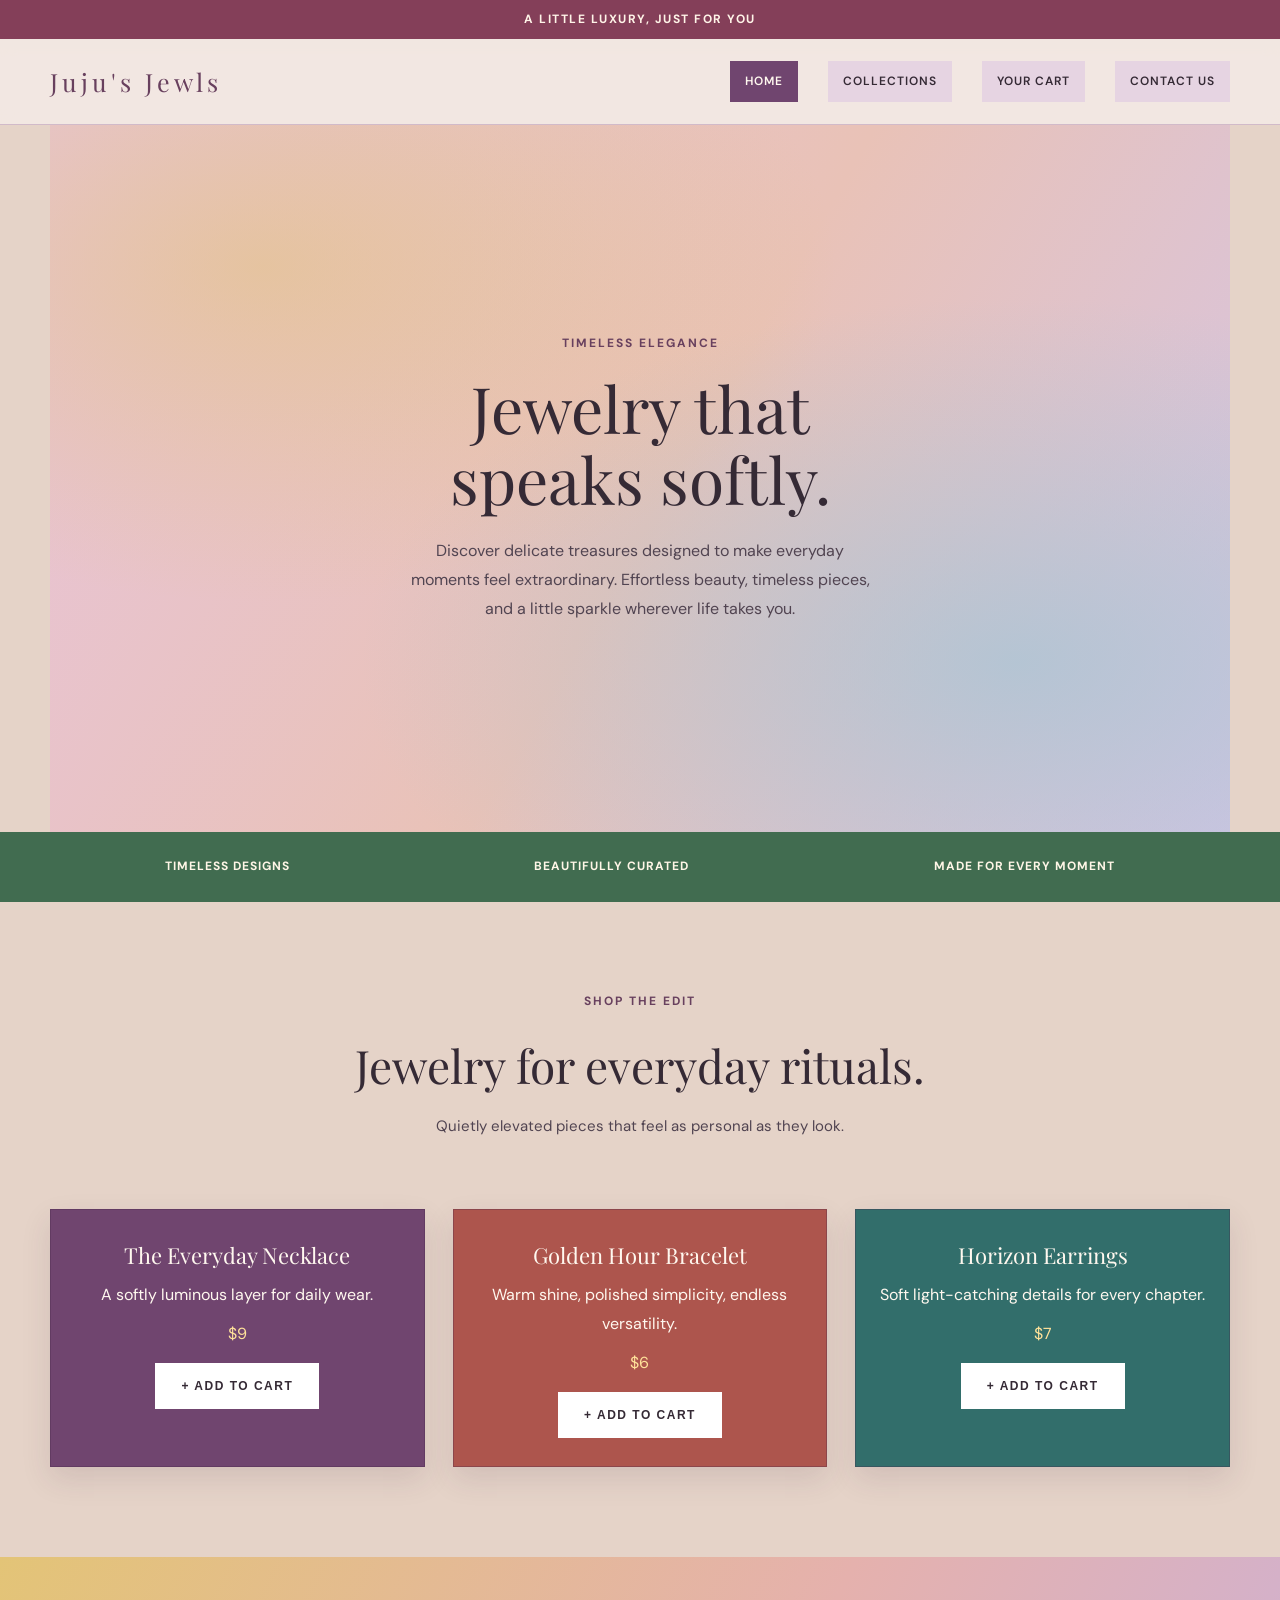
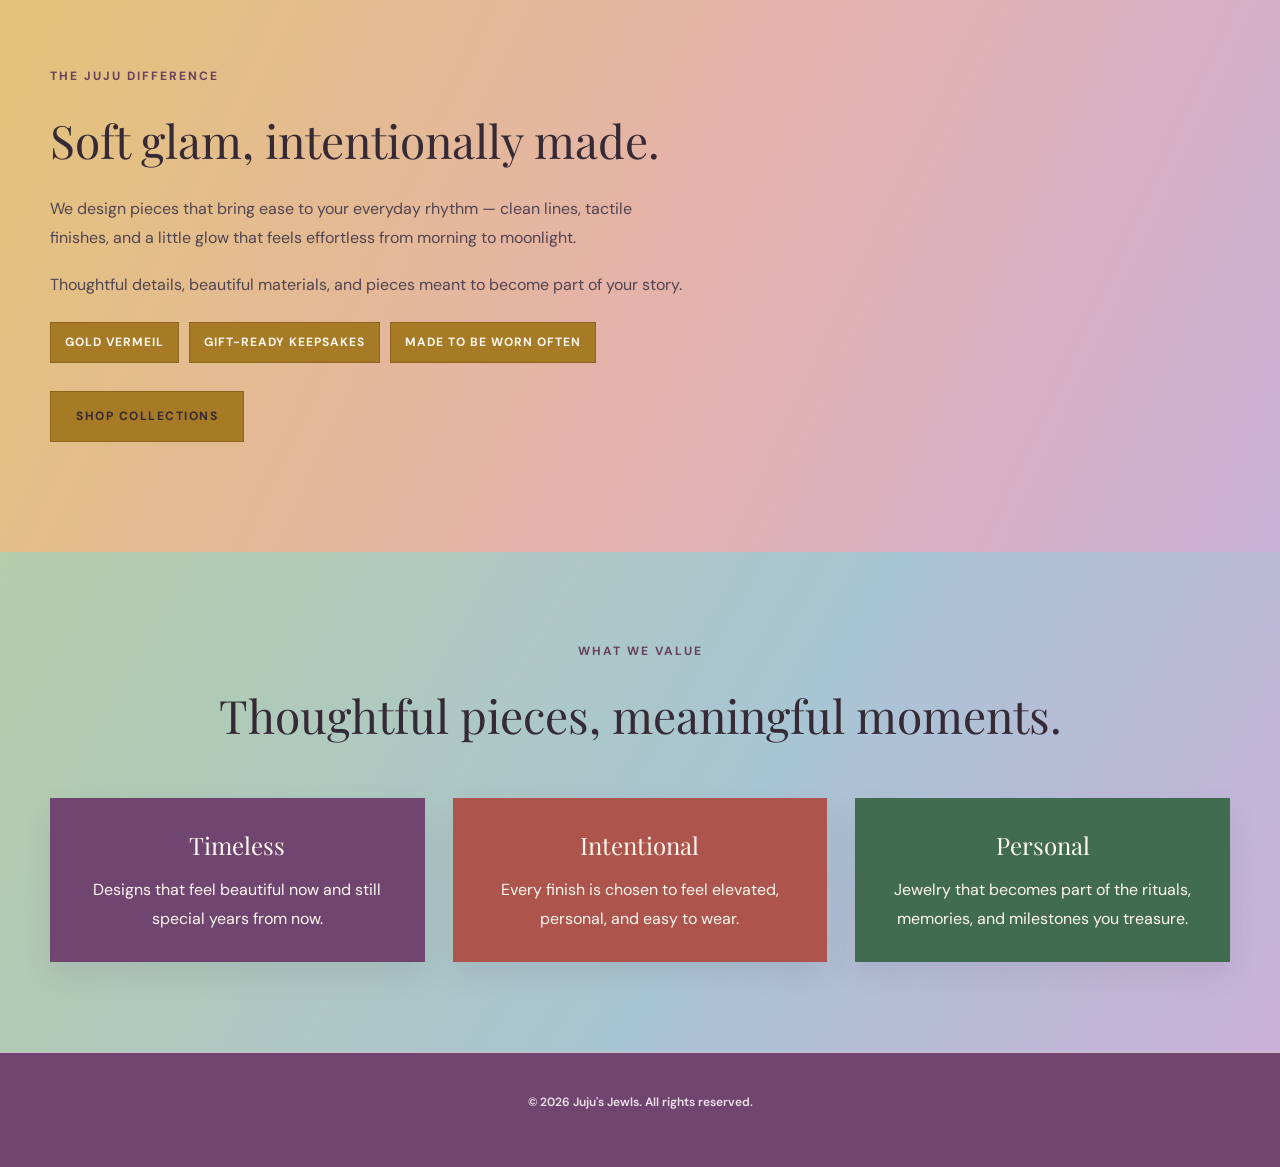
<file: index.html>
<!DOCTYPE html>
<html lang="en">
  <head>
    <meta charset="UTF-8" />
    <meta name="viewport" content="width=device-width, initial-scale=1.0" />
    <title>Juju's Jewls | Fine Jewelry</title>
    <link rel="preconnect" href="https://fonts.googleapis.com" />
    <link rel="preconnect" href="https://fonts.gstatic.com" crossorigin />
    <link href="https://fonts.googleapis.com/css2?family=Playfair+Display:wght@400;500&family=DM+Sans:wght@300;400;500&display=swap" rel="stylesheet" />
    <link rel="stylesheet" href="styles.css" />
  </head>
  <body>
    <div class="announcement">A little luxury, just for you</div>

    <header>
      <div class="container header-inner">
        <span class="logo">Juju's Jewls</span>

        <nav>
          <a href="index.html" class="active">Home</a>
          <a href="collections.html">Collections</a>
          <a href="cart.html">Your Cart</a>
          <a href="contact.html">Contact Us</a>
        </nav>
      </div>
    </header>

    <main>
      <section class="container hero hero-no-image">
        <div class="hero-text">
          <div class="eyebrow">Timeless elegance</div>
          <h1>Jewelry that speaks softly.</h1>
          <p>
            Discover delicate treasures designed to make everyday moments feel
            extraordinary. Effortless beauty, timeless pieces, and a little sparkle
            wherever life takes you.
          </p>
        </div>
      </section>

      <div class="benefits">
        <div class="container benefits-grid">
          <span>Timeless designs</span>
          <span>Beautifully curated</span>
          <span>Made for every moment</span>
        </div>
      </div>

      <section class="section">
        <div class="container">
          <div class="section-header">
            <div class="eyebrow">Shop the edit</div>
            <h2>Jewelry for everyday rituals.</h2>
            <p>Quietly elevated pieces that feel as personal as they look.</p>
          </div>

          <p id="cart-status" class="cart-status" role="status" aria-live="polite"></p>
          <div class="product-grid">
            <article class="product-card">
              <h3>The Everyday Necklace</h3>
              <p>A softly luminous layer for daily wear.</p>
              <p class="price">$9</p>
              <button class="add-to-cart" type="button" data-product-id="everyday-necklace" data-product-name="The Everyday Necklace" data-product-price="9">+ ADD TO CART</button>
            </article>

            <article class="product-card">
              <h3>Golden Hour Bracelet</h3>
              <p>Warm shine, polished simplicity, endless versatility.</p>
              <p class="price">$6</p>
              <button class="add-to-cart" type="button" data-product-id="golden-hour-bracelet" data-product-name="Golden Hour Bracelet" data-product-price="6">+ ADD TO CART</button>
            </article>

            <article class="product-card">
              <h3>Horizon Earrings</h3>
              <p>Soft light-catching details for every chapter.</p>
              <p class="price">$7</p>
              <button class="add-to-cart" type="button" data-product-id="horizon-earrings" data-product-name="Horizon Earrings" data-product-price="7">+ ADD TO CART</button>
            </article>
          </div>
        </div>
      </section>

      <section class="section story-panel">
        <div class="container story-grid">
          <div class="story-copy">
            <div class="eyebrow">The Juju difference</div>
            <h2>Soft glam, intentionally made.</h2>
            <p>
              We design pieces that bring ease to your everyday rhythm — clean lines,
              tactile finishes, and a little glow that feels effortless from morning to moonlight.
            </p>
            <p>
              Thoughtful details, beautiful materials, and pieces meant to become part of your story.
            </p>
            <div class="detail-list">
              <span>Gold vermeil</span>
              <span>Gift-ready keepsakes</span>
              <span>Made to be worn often</span>
            </div>
            <a href="collections.html" class="button secondary">Shop collections</a>
          </div>

        </div>
      </section>

      <section class="section soft-section">
        <div class="container">
          <div class="section-header">
            <div class="eyebrow">What we value</div>
            <h2>Thoughtful pieces, meaningful moments.</h2>
          </div>

          <div class="values-grid">
            <article class="value-card">
              <h3>Timeless</h3>
              <p>Designs that feel beautiful now and still special years from now.</p>
            </article>

            <article class="value-card">
              <h3>Intentional</h3>
              <p>Every finish is chosen to feel elevated, personal, and easy to wear.</p>
            </article>

            <article class="value-card">
              <h3>Personal</h3>
              <p>Jewelry that becomes part of the rituals, memories, and milestones you treasure.</p>
            </article>
          </div>
        </div>
      </section>

    </main>

    <footer>
      <div class="container">
        <div class="copyright">© <span id="year"></span> Juju's Jewls. All rights reserved.</div>
      </div>
    </footer>

    <script src="script.js"></script>
  </body>
</html>
</file>
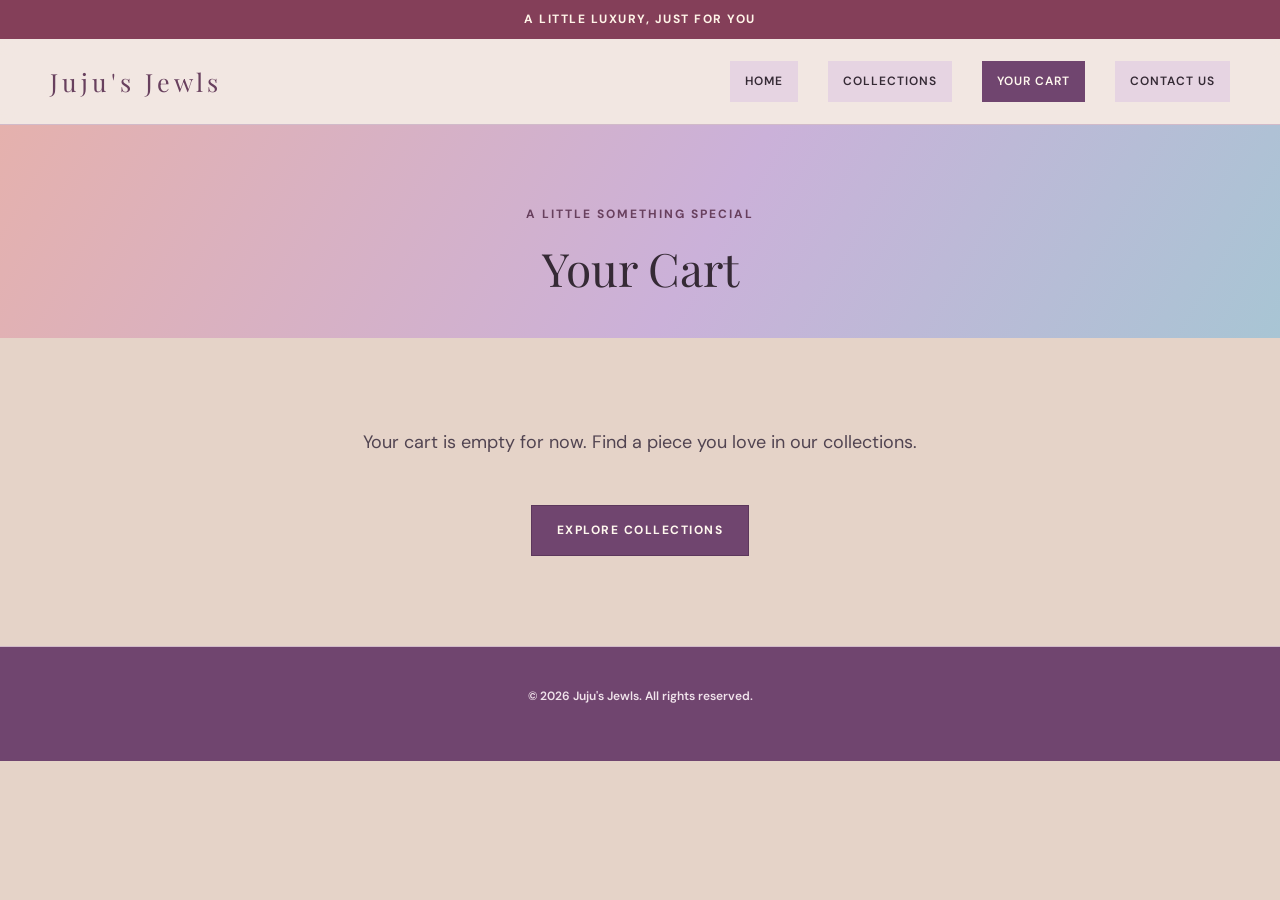
<file: cart.html>
<!DOCTYPE html>
<html lang="en">
  <head>
    <meta charset="UTF-8" />
    <meta name="viewport" content="width=device-width, initial-scale=1.0" />
    <title>Your Cart | Juju's Jewls</title>
    <link rel="preconnect" href="https://fonts.googleapis.com" />
    <link rel="preconnect" href="https://fonts.gstatic.com" crossorigin />
    <link href="https://fonts.googleapis.com/css2?family=Playfair+Display:wght@400;500&family=DM+Sans:wght@300;400;500&display=swap" rel="stylesheet" />
    <link rel="stylesheet" href="styles.css" />
  </head>
  <body>
    <div class="announcement">A little luxury, just for you</div>

    <header>
      <div class="container header-inner">
        <span class="logo">Juju's Jewls</span>

        <nav>
          <a href="index.html">Home</a>
          <a href="collections.html">Collections</a>
          <a href="cart.html" class="active">Your Cart</a>
          <a href="contact.html">Contact Us</a>
        </nav>
      </div>
    </header>

    <main>
      <section class="page-hero">
        <div class="container">
          <div class="eyebrow">A little something special</div>
          <h1>Your Cart</h1>
          <p id="cart-status" role="status" aria-live="polite"></p>
        </div>
      </section>

      <section class="section cart-section">
        <div class="container">
          <p id="cart-empty">Your cart is empty for now. Find a piece you love in our collections.</p>
          <div id="cart-items" class="cart-items"></div>
          <p id="cart-total" class="cart-total"></p>
          <a href="collections.html" class="button">Explore collections</a>
        </div>
      </section>
    </main>

    <footer>
      <div class="container">
        <div class="copyright">© <span id="year"></span> Juju's Jewls. All rights reserved.</div>
      </div>
    </footer>

    <script src="script.js"></script>
  </body>
</html>
</file>
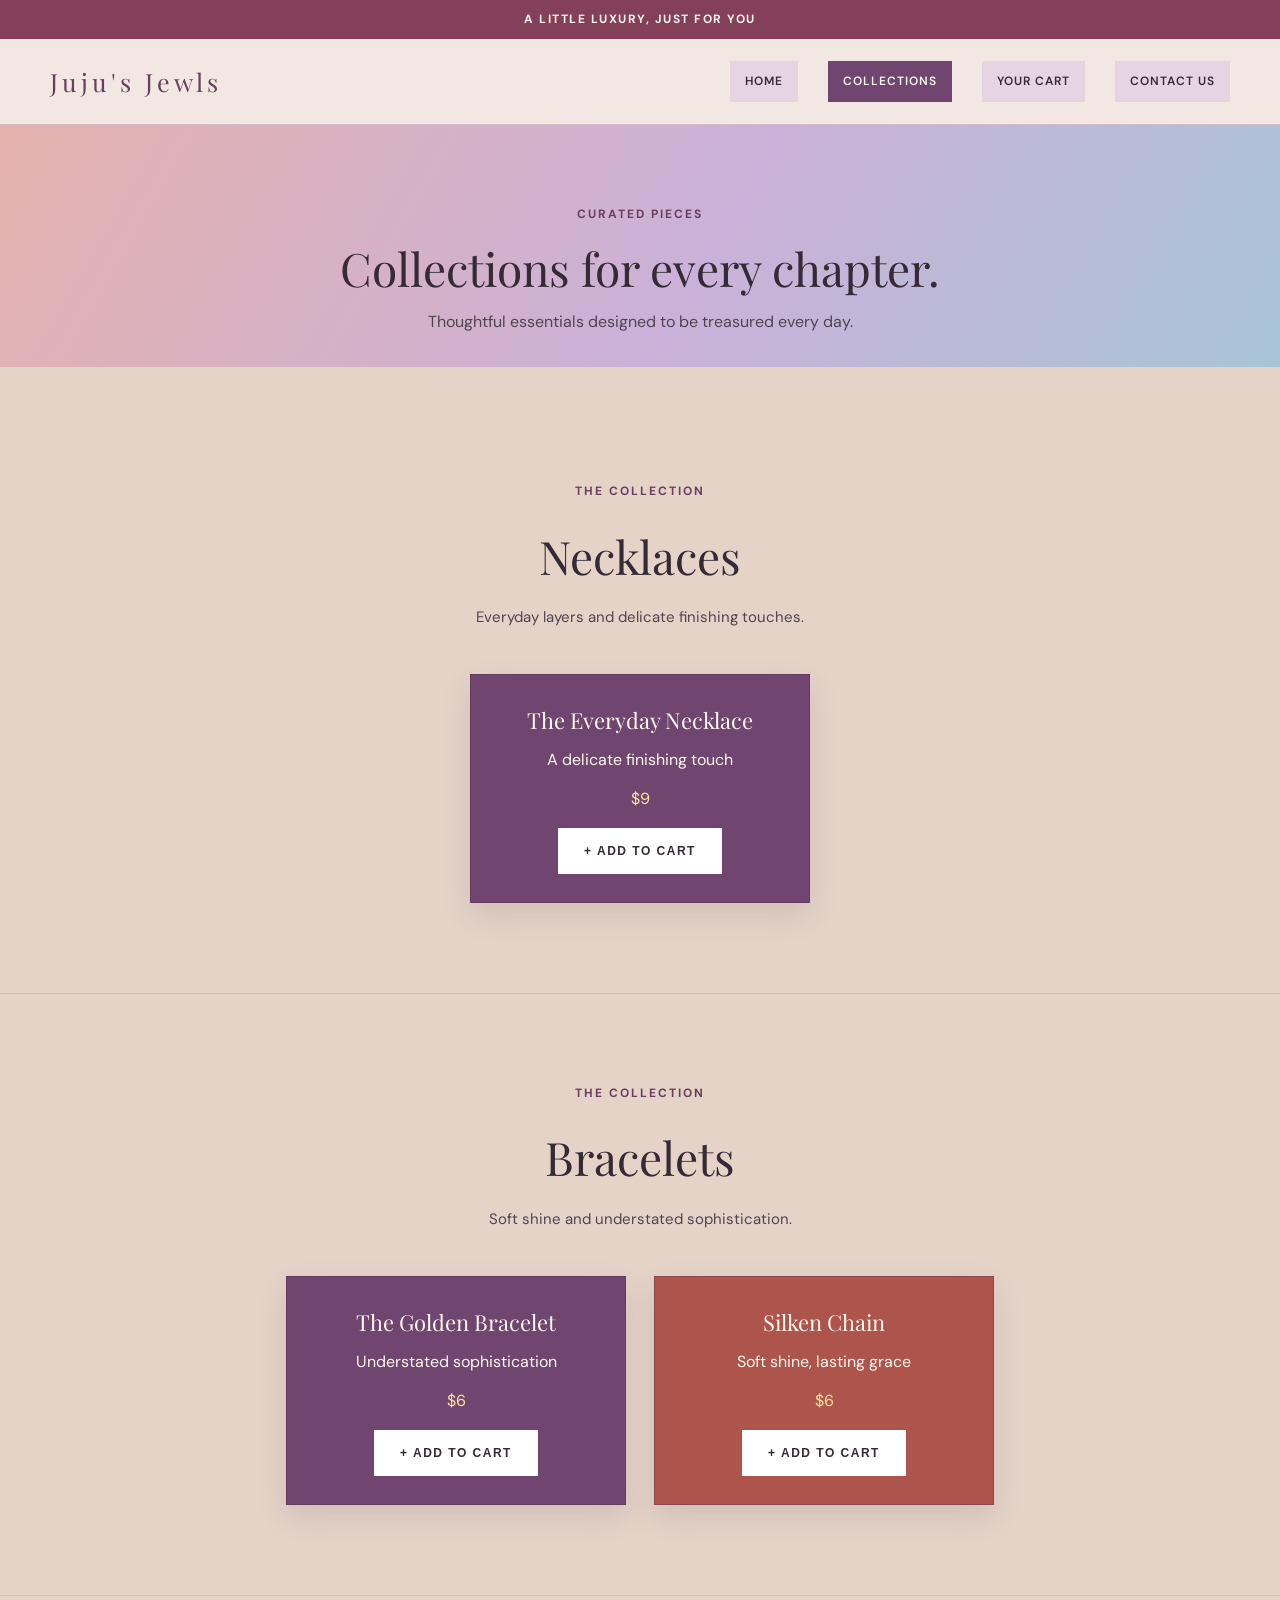
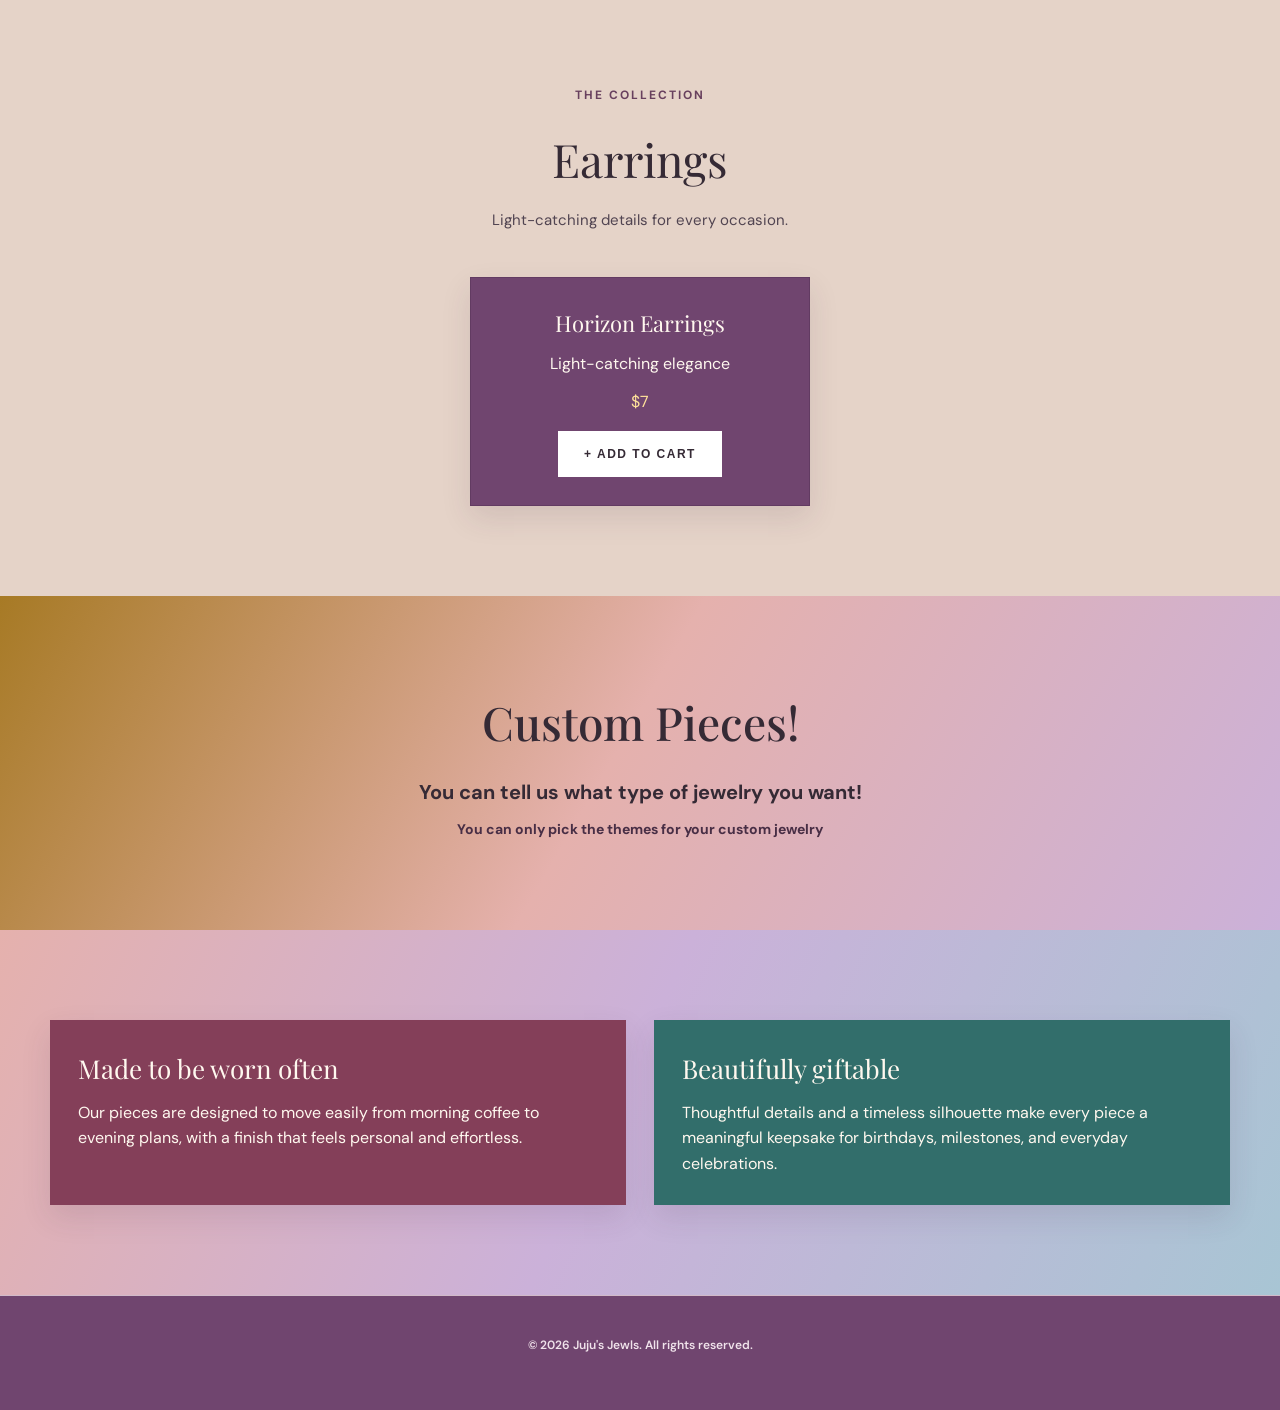
<file: collections.html>
<!DOCTYPE html>
<html lang="en">
  <head>
    <meta charset="UTF-8" />
    <meta name="viewport" content="width=device-width, initial-scale=1.0" />
    <title>Collections | Juju's Jewls</title>
    <link rel="preconnect" href="https://fonts.googleapis.com" />
    <link rel="preconnect" href="https://fonts.gstatic.com" crossorigin />
    <link href="https://fonts.googleapis.com/css2?family=Playfair+Display:wght@400;500&family=DM+Sans:wght@300;400;500&display=swap" rel="stylesheet" />
    <link rel="stylesheet" href="styles.css" />
  </head>
  <body>
    <div class="announcement">A little luxury, just for you</div>

    <header>
      <div class="container header-inner">
        <span class="logo">Juju's Jewls</span>

        <nav>
          <a href="index.html">Home</a>
          <a href="collections.html" class="active">Collections</a>
          <a href="cart.html">Your Cart</a>
          <a href="contact.html">Contact Us</a>
        </nav>
      </div>
    </header>

    <main>
      <section class="page-hero">
        <div class="container">
          <div class="eyebrow">Curated pieces</div>
          <h1>Collections for every chapter.</h1>
          <p>Thoughtful essentials designed to be treasured every day.</p>
        </div>
      </section>

      <p id="cart-status" class="cart-status container" role="status" aria-live="polite"></p>

      <section class="section jewelry-section" aria-labelledby="necklaces-heading">
        <div class="container">
          <div class="section-header">
            <div class="eyebrow">The collection</div>
            <h2 id="necklaces-heading">Necklaces</h2>
            <p>Everyday layers and delicate finishing touches.</p>
          </div>
          <div class="category-grid">
            <article class="product-card">
              <h3>The Everyday Necklace</h3>
              <p>A delicate finishing touch</p>
              <p class="price">$9</p>
              <button class="add-to-cart" type="button" data-product-id="everyday-necklace" data-product-name="The Everyday Necklace" data-product-price="9">+ ADD TO CART</button>
            </article>
          </div>
        </div>
      </section>

      <section class="section jewelry-section" aria-labelledby="bracelets-heading">
        <div class="container">
          <div class="section-header">
            <div class="eyebrow">The collection</div>
            <h2 id="bracelets-heading">Bracelets</h2>
            <p>Soft shine and understated sophistication.</p>
          </div>
          <div class="category-grid">
            <article class="product-card">
              <h3>The Golden Bracelet</h3>
              <p>Understated sophistication</p>
              <p class="price">$6</p>
              <button class="add-to-cart" type="button" data-product-id="golden-bracelet" data-product-name="The Golden Bracelet" data-product-price="6">+ ADD TO CART</button>
            </article>

            <article class="product-card">
              <h3>Silken Chain</h3>
              <p>Soft shine, lasting grace</p>
              <p class="price">$6</p>
              <button class="add-to-cart" type="button" data-product-id="silken-chain" data-product-name="Silken Chain" data-product-price="6">+ ADD TO CART</button>
            </article>
          </div>
        </div>
      </section>

      <section class="section jewelry-section" aria-labelledby="earrings-heading">
        <div class="container">
          <div class="section-header">
            <div class="eyebrow">The collection</div>
            <h2 id="earrings-heading">Earrings</h2>
            <p>Light-catching details for every occasion.</p>
          </div>
          <div class="category-grid">
            <article class="product-card">
              <h3>Horizon Earrings</h3>
              <p>Light-catching elegance</p>
              <p class="price">$7</p>
              <button class="add-to-cart" type="button" data-product-id="horizon-earrings" data-product-name="Horizon Earrings" data-product-price="7">+ ADD TO CART</button>
            </article>
          </div>
        </div>
      </section>

      <section class="section custom-pieces-section" aria-labelledby="custom-pieces-heading">
        <div class="container custom-pieces-copy">
          <h2 id="custom-pieces-heading">Custom Pieces!</h2>
          <p class="custom-pieces-intro">You can tell us what type of jewelry you want!</p>
          <p class="custom-pieces-note">You can only pick the themes for your custom jewelry</p>
        </div>
      </section>

      <section class="section pastel-section">
        <div class="container feature-grid">
          <article class="feature-card">
            <h3>Made to be worn often</h3>
            <p>Our pieces are designed to move easily from morning coffee to evening plans, with a finish that feels personal and effortless.</p>
          </article>

          <article class="feature-card">
            <h3>Beautifully giftable</h3>
            <p>Thoughtful details and a timeless silhouette make every piece a meaningful keepsake for birthdays, milestones, and everyday celebrations.</p>
          </article>
        </div>
      </section>
    </main>

    <footer>
      <div class="container">
        <div class="copyright">© <span id="year"></span> Juju's Jewls. All rights reserved.</div>
      </div>
    </footer>

    <script src="script.js"></script>
  </body>
</html>
</file>
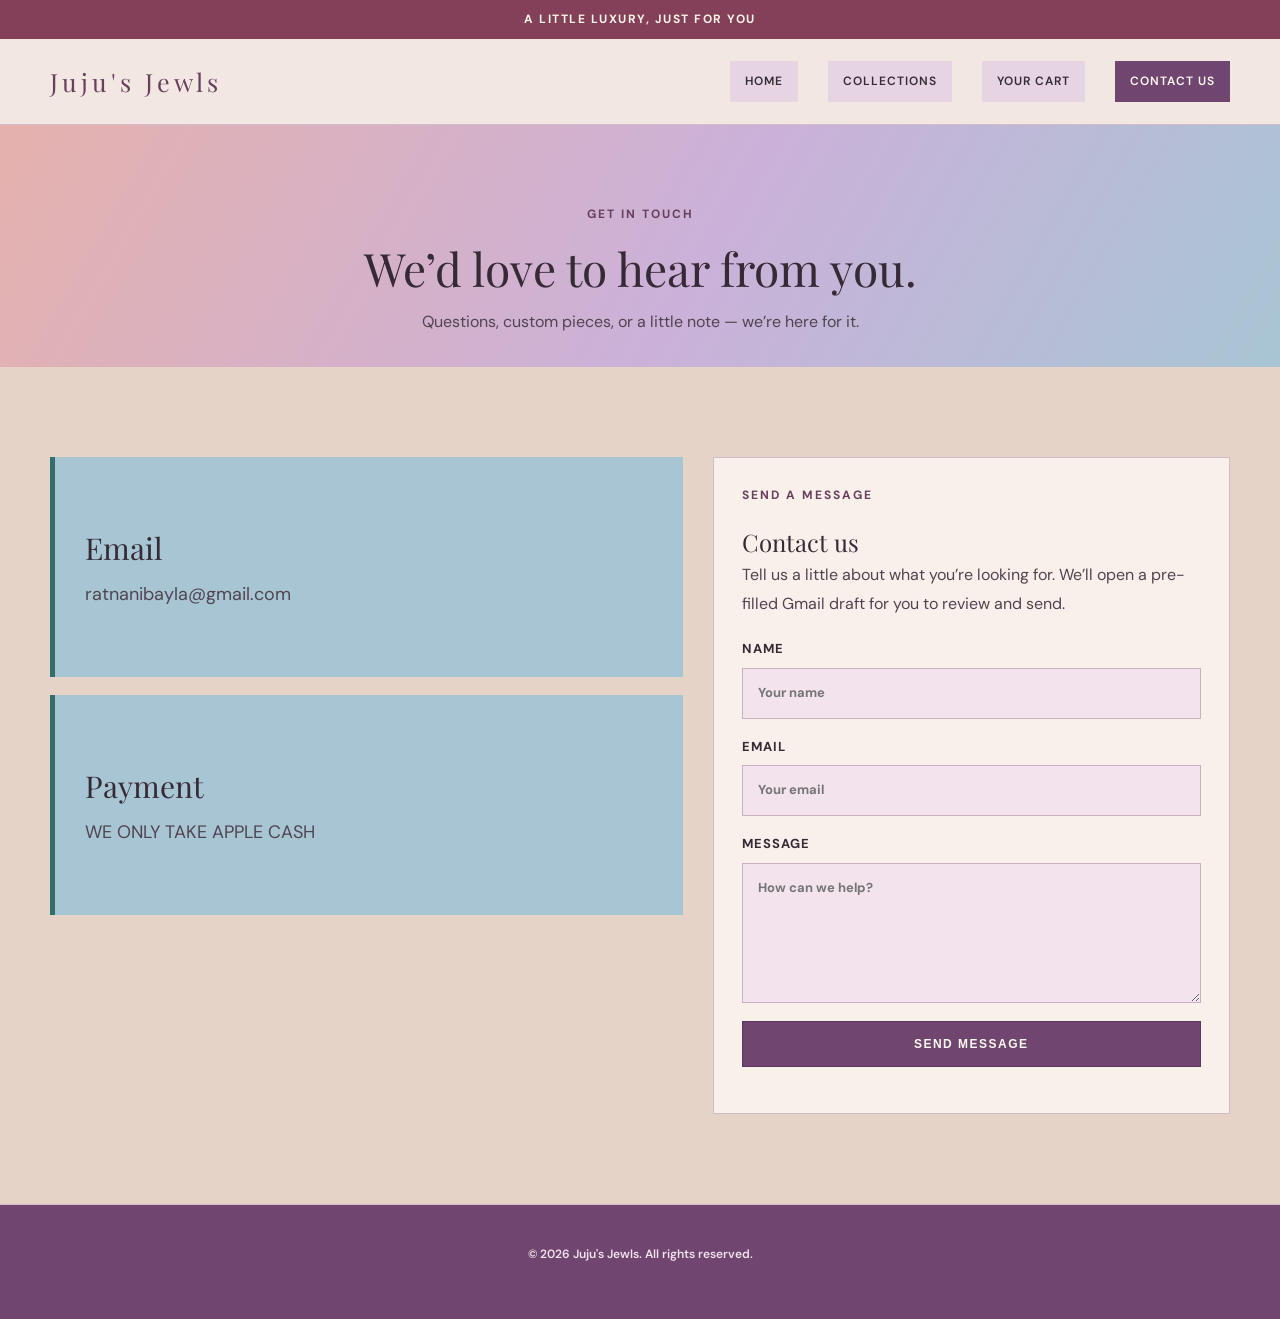
<file: contact.html>
<!DOCTYPE html>
<html lang="en">
  <head>
    <meta charset="UTF-8" />
    <meta name="viewport" content="width=device-width, initial-scale=1.0" />
    <title>Contact Us | Juju's Jewls</title>
    <link rel="preconnect" href="https://fonts.googleapis.com" />
    <link rel="preconnect" href="https://fonts.gstatic.com" crossorigin />
    <link href="https://fonts.googleapis.com/css2?family=Playfair+Display:wght@400;500&family=DM+Sans:wght@300;400;500&display=swap" rel="stylesheet" />
    <link rel="stylesheet" href="styles.css" />
  </head>
  <body>
    <div class="announcement">A little luxury, just for you</div>

    <header>
      <div class="container header-inner">
        <span class="logo">Juju's Jewls</span>

        <nav>
          <a href="index.html">Home</a>
          <a href="collections.html">Collections</a>
          <a href="cart.html">Your Cart</a>
          <a href="contact.html" class="active">Contact Us</a>
        </nav>
      </div>
    </header>

    <main>
      <section class="page-hero">
        <div class="container">
          <div class="eyebrow">Get in touch</div>
          <h1>We’d love to hear from you.</h1>
          <p>Questions, custom pieces, or a little note — we’re here for it.</p>
        </div>
      </section>

      <section class="section">
        <div class="container contact-layout">
          <div class="info-stack">
            <div class="info-block">
              <h3>Email</h3>
              <p><a href="mailto:ratnanibayla@gmail.com">ratnanibayla@gmail.com</a></p>
            </div>
            <div class="info-block payment-block">
              <h3>Payment</h3>
              <p>WE ONLY TAKE APPLE CASH</p>
            </div>
          </div>

          <div class="contact-form">
            <div class="eyebrow">Send a message</div>
            <h2>Contact us</h2>
            <p>Tell us a little about what you’re looking for. We’ll open a pre-filled Gmail draft for you to review and send.</p>

            <form id="contact-form">
              <div class="form-row">
                <label>
                  Name
                  <input type="text" name="name" placeholder="Your name" required />
                </label>

                <label>
                  Email
                  <input type="email" name="email" placeholder="Your email" required />
                </label>

                <label>
                  Message
                  <textarea name="message" placeholder="How can we help?" required></textarea>
                </label>

                <button type="submit">Send message</button>
                <p id="contact-status" role="status"></p>
              </div>
            </form>
          </div>
        </div>
      </section>
    </main>

    <footer>
      <div class="container">
        <div class="copyright">© <span id="year"></span> Juju's Jewls. All rights reserved.</div>
      </div>
    </footer>

    <script src="script.js"></script>
  </body>
</html>
</file>
<file: styles.css>
* {
  margin: 0;
  padding: 0;
  box-sizing: border-box;
}

:root {
  --bg: #e5d3c8;
  --panel: #d9c3dc;
  --accent: #68405e;
  --accent-deep: #482e45;
  --text: #352a35;
  --muted: #514451;
  --line: #d1bac9;
  --soft: #e6d4e2;
  --blush: #e5b1ad;
  --lavender: #cbb1d9;
  --mint: #b5cda9;
  --blue: #a8c5d4;
  --butter: #e3c477;
  --berry: #70456f;
  --wine: #843f59;
  --teal: #326e6b;
  --coral: #ad554d;
  --emerald: #416c50;
  --gold: #a77a25;
}

html {
  scroll-behavior: smooth;
}

body {
  background: var(--bg);
  color: var(--text);
  font-family: 'DM Sans', sans-serif;
  font-weight: 400;
  line-height: 1.6;
}

a {
  text-decoration: none;
  color: inherit;
}

img {
  display: block;
  max-width: 100%;
}

.container {
  width: min(1180px, calc(100% - 40px));
  margin: 0 auto;
}

.announcement {
  background: var(--wine);
  color: #fff4e8;
  text-align: center;
  padding: 10px;
  font-size: 12px;
  font-weight: 700;
  letter-spacing: 1.5px;
  text-transform: uppercase;
}

header {
  position: sticky;
  top: 0;
  z-index: 10;
  background: rgba(242, 232, 227, 0.97);
  backdrop-filter: blur(8px);
  border-bottom: 1px solid var(--line);
}

.header-inner {
  display: flex;
  align-items: center;
  justify-content: space-between;
  padding: 22px 0;
}

.logo {
  font-family: 'Playfair Display', serif;
  font-size: 25px;
  letter-spacing: 4px;
  color: var(--accent);
}

nav {
  display: flex;
  align-items: center;
  gap: 30px;
}

nav a {
  padding: 10px 14px;
  border: 1px solid transparent;
  background: var(--soft);
  font-size: 12px;
  font-weight: 600;
  letter-spacing: 1px;
  text-transform: uppercase;
  color: var(--text);
  transition: background 0.2s ease, color 0.2s ease, border-color 0.2s ease;
}

nav a:hover:not(.active) {
  background: var(--lavender);
}

nav a.active {
  background: var(--berry);
  border-color: var(--berry);
  color: #fff8ef;
}

.hero {
  min-height: 580px;
  display: grid;
  grid-template-columns: 1fr 1fr;
  align-items: center;
  gap: 50px;
  padding: 70px 0;
  background-image:
    radial-gradient(ellipse at 18% 20%, rgba(227, 196, 119, 0.52), transparent 42%),
    radial-gradient(ellipse at 82% 76%, rgba(168, 197, 212, 0.76), transparent 48%),
    linear-gradient(120deg, #e8c4d9, #e9c2b7 52%, #d5c4e4);
}

.hero-no-image {
  grid-template-columns: 1fr;
  justify-items: center;
  text-align: center;
  min-height: max(320px, calc(100svh - 193px));
}

.hero-text {
  max-width: 470px;
}

.hero-actions {
  display: flex;
  justify-content: center;
  align-items: center;
  gap: 14px;
  margin-top: 28px;
  flex-wrap: wrap;
}

.eyebrow {
  color: var(--accent);
  letter-spacing: 2px;
  font-size: 12px;
  font-weight: 700;
  text-transform: uppercase;
  margin-bottom: 18px;
}

h1,
h2,
h3 {
  font-family: 'Playfair Display', serif;
  font-weight: 400;
}

h1 {
  font-size: clamp(42px, 5vw, 67px);
  line-height: 1.12;
  margin-bottom: 22px;
}

.hero-text p,
.page-hero p,
.story-copy p,
.contact-copy p,
.section-intro p,
.value-card p,
.product-card p,
.feature-copy p,
.info-block p,
.contact-form p {
  color: var(--muted);
  font-size: 16px;
  line-height: 1.8;
}

.button,
button {
  display: inline-block;
  padding: 15px 25px;
  background: var(--berry);
  color: #fff8ef;
  text-transform: uppercase;
  letter-spacing: 1.5px;
  font-size: 12px;
  font-weight: 700;
  border: 1px solid #5c375c;
  cursor: pointer;
  transition: background 0.2s ease, border 0.2s ease;
}

.button:hover,
button:hover {
  background: var(--wine);
  border-color: #6b3047;
}

.button.secondary {
  background: var(--gold);
  color: var(--text);
  border-color: #8d641e;
}

.button.secondary:hover {
  background: #c89535;
  color: var(--text);
}

.hero img,
.story-visual img,
.contact-visual img,
.product-card img,
.feature-card img {
  width: 100%;
  object-fit: cover;
}

.hero img {
  height: 490px;
}

.benefits {
  background: var(--emerald);
  padding: 25px 0;
}

.benefits-grid {
  display: flex;
  justify-content: space-around;
  flex-wrap: wrap;
  gap: 15px;
  color: #fff6e7;
  font-size: 12px;
  font-weight: 700;
  letter-spacing: 1px;
  text-transform: uppercase;
}

.section {
  padding: 90px 0;
}

.pastel-section {
  background-image:
    linear-gradient(115deg, #e5b1ad, #cbb1d9 48%, #a8c5d4);
}

.story-panel {
  background-image:
    linear-gradient(115deg, #e3c477, #e5b1ad 55%, #cbb1d9);
}

.soft-section {
  background-color: var(--mint);
  background-image:
    linear-gradient(120deg, #b5cda9, #a8c5d4 58%, #cbb1d9);
}

.page-hero {
  background-image:
    linear-gradient(120deg, #e5b1ad, #cbb1d9 55%, #a8c5d4);
}

.section-header {
  text-align: center;
  margin-bottom: 45px;
}

.section-header h2,
.page-hero h1,
.story-copy h2,
.contact-copy h2 {
  font-size: clamp(32px, 4vw, 46px);
}

.section-header p {
  color: var(--muted);
  margin-top: 12px;
  font-size: 15px;
}

.product-grid,
.feature-grid,
.story-grid,
.contact-grid,
.values-grid {
  display: grid;
  gap: 28px;
}

.product-grid {
  grid-template-columns: repeat(3, minmax(0, 1fr));
}

.jewelry-section + .jewelry-section {
  border-top: 1px solid var(--line);
}

.custom-pieces-section {
  background: linear-gradient(120deg, var(--gold), var(--blush) 48%, var(--lavender));
  text-align: center;
}

.custom-pieces-copy {
  max-width: 760px;
}

.custom-pieces-copy h2 {
  margin-bottom: 16px;
  font-size: clamp(32px, 4vw, 46px);
  font-weight: 500;
}

.custom-pieces-intro {
  color: var(--text);
  font-size: 20px;
  font-weight: 700;
}

.custom-pieces-note {
  margin-top: 10px;
  color: var(--accent-deep);
  font-size: 14px;
  font-weight: 700;
}

.category-grid {
  display: flex;
  flex-wrap: wrap;
  justify-content: center;
  gap: 28px;
}

.category-grid .product-card {
  width: min(100%, 340px);
}

.product-card {
  text-align: center;
  padding: 28px 20px;
  color: #fff8ef;
  background-color: var(--berry);
  border: 1px solid rgba(68, 39, 71, 0.32);
  box-shadow: 0 12px 28px rgba(67, 42, 66, 0.12);
}

.product-card:nth-child(3n + 2) {
  background-color: var(--coral);
}

.product-card:nth-child(3n) {
  background-color: var(--teal);
}

.product-card:nth-child(4n) {
  background-color: var(--emerald);
}

.product-card p {
  color: #fff8ef;
}

.product-card img {
  height: 330px;
  margin-bottom: 18px;
  background: var(--butter);
}

.product-card h3 {
  margin-bottom: 8px;
  font-size: 22px;
}

.product-card .price {
  color: #ffe29a !important;
  margin-top: 10px;
}

.product-card .add-to-cart {
  margin-top: 14px;
  background: #fff;
  color: #352a35;
  border-color: #fff;
}

.product-card .add-to-cart:hover {
  background: #f3ece8;
  border-color: #e5d8d2;
}

.cart-status {
  position: sticky;
  top: 96px;
  z-index: 11;
  min-height: 1.6em;
  color: var(--accent-deep);
  font-weight: 600;
}

.cart-status:not(:empty) {
  width: fit-content;
  max-width: 100%;
  margin-left: 16px;
  padding: 10px 16px;
  background: var(--accent-deep);
  color: #fff8ef;
  box-shadow: 0 8px 24px rgba(53, 42, 53, 0.24);
}

.cart-status:empty {
  visibility: hidden;
}

.cart-section > .container {
  max-width: 860px;
}

.cart-section #cart-empty {
  margin-bottom: 24px;
  color: var(--muted);
  font-size: 18px;
  text-align: center;
}

.cart-section > .container > .button {
  display: block;
  width: fit-content;
  margin-inline: auto;
}

.cart-items {
  display: grid;
  gap: 16px;
  margin-bottom: 24px;
}

.cart-item {
  display: flex;
  align-items: center;
  justify-content: space-between;
  gap: 24px;
  padding: 24px;
  background: var(--panel);
  border-left: 5px solid var(--berry);
}

.cart-item h2 {
  margin-bottom: 8px;
  font-size: 22px;
}

.cart-item p {
  color: var(--muted);
}

.cart-total {
  margin-bottom: 24px;
  font-size: 20px;
  font-weight: 700;
}

.feature-grid {
  grid-template-columns: repeat(2, minmax(0, 1fr));
}

.feature-card {
  color: #fff8ef;
  background-color: var(--wine);
  padding: 28px;
  box-shadow: 0 12px 28px rgba(67, 42, 66, 0.12);
}

.feature-card img {
  height: 330px;
  margin-bottom: 20px;
}

.feature-card:nth-child(2) {
  background-color: var(--teal);
}

.feature-card p {
  color: #fff8ef;
}

.feature-card h3 {
  font-size: 26px;
  margin-bottom: 10px;
}

.page-hero {
  padding: 80px 0 30px;
  text-align: center;
}

.page-hero h1 {
  margin-bottom: 14px;
}

.page-hero .button {
  margin-top: 24px;
}

.story-grid,
.contact-grid {
  grid-template-columns: 1.1fr 0.9fr;
  align-items: center;
}

.story-visual img,
.contact-visual img {
  height: 500px;
}

.story-copy,
.contact-copy {
  padding: 20px 0;
}

.story-copy h2,
.contact-copy h2 {
  margin-bottom: 18px;
}

.story-copy p + p,
.contact-copy p + p {
  margin-top: 18px;
}

.detail-list {
  display: flex;
  flex-wrap: wrap;
  gap: 10px;
  margin: 22px 0 28px;
}

.detail-list span {
  background: var(--gold);
  border: 1px solid #8d641e;
  color: #fff8ef;
  padding: 10px 14px;
  font-size: 12px;
  font-weight: 700;
  letter-spacing: 1px;
  text-transform: uppercase;
}

.values-grid {
  grid-template-columns: repeat(3, minmax(0, 1fr));
  margin-top: 40px;
}

.value-card {
  color: #fff8ef;
  background-color: var(--berry);
  padding: 28px 22px;
  text-align: center;
  box-shadow: 0 12px 28px rgba(67, 42, 66, 0.1);
}

.value-card:nth-child(2) {
  background-color: var(--coral);
}

.value-card:nth-child(3) {
  background-color: var(--emerald);
}

.value-card p {
  color: #fff8ef;
}

.value-card h3 {
  margin-bottom: 12px;
  font-size: 24px;
}

.contact-layout {
  display: grid;
  grid-template-columns: 1.1fr 0.9fr;
  gap: 30px;
  align-items: start;
}

.info-stack {
  display: grid;
  gap: 18px;
}

.info-block {
  background: var(--blue);
  border-left: 5px solid var(--teal);
  min-height: 220px;
  padding: 38px 30px;
  display: flex;
  flex-direction: column;
  justify-content: center;
}

.info-block h3 {
  font-size: 30px;
  margin-bottom: 6px;
}

.info-block p {
  font-size: 18px;
}

.contact-form {
  background: #f9f0eb;
  border: 1px solid var(--line);
  padding: 28px;
}

.form-row {
  display: grid;
  gap: 18px;
  margin-top: 20px;
}

label {
  display: grid;
  gap: 8px;
  color: var(--text);
  font-size: 13px;
  font-weight: 700;
  letter-spacing: 1px;
  text-transform: uppercase;
}

input,
textarea {
  width: 100%;
  padding: 14px 15px;
  background: #f2e3ec;
  border: 1px solid #c9afc2;
  font: inherit;
  color: var(--text);
}

textarea {
  min-height: 140px;
  resize: vertical;
}

.newsletter {
  padding: 80px 0;
  text-align: center;
}

.newsletter h2 {
  font-size: clamp(30px, 4vw, 42px);
  margin-bottom: 12px;
}

.newsletter form {
  display: flex;
  justify-content: center;
  align-items: center;
  width: min(470px, 100%);
  margin: 30px auto 0;
}

.newsletter input {
  flex: 1;
  min-width: 0;
  background: transparent;
}

#message {
  margin-top: 15px;
  color: var(--muted);
  min-height: 24px;
}

footer {
  padding: 40px 20px 55px;
  text-align: center;
  border-top: 1px solid var(--line);
  background: var(--berry);
}

footer .logo {
  display: inline-block;
  margin-bottom: 20px;
  color: #f0d5a0;
}

.footer-links {
  display: flex;
  justify-content: center;
  flex-wrap: wrap;
  gap: 22px;
  margin-bottom: 25px;
  font-size: 13px;
  font-weight: 600;
  color: #f0e3eb;
}

.copyright {
  color: #f0e3eb;
  font-size: 12px;
  font-weight: 600;
}

@media (max-width: 900px) {
  .product-grid,
  .feature-grid,
  .story-grid,
  .contact-grid,
  .contact-layout,
  .values-grid {
    grid-template-columns: 1fr;
  }

  .hero {
    grid-template-columns: 1fr;
    text-align: center;
    padding: 50px 0;
    gap: 30px;
  }

  .hero-text {
    max-width: none;
  }

  .hero img,
  .story-visual img,
  .contact-visual img {
    height: 380px;
  }
}

@media (max-width: 680px) {
  .cart-status {
    top: 170px;
  }

  .hero-no-image {
    min-height: max(290px, calc(100svh - 340px));
    padding: 35px 0;
  }

  .header-inner {
    flex-direction: column;
    gap: 18px;
  }

  nav {
    flex-wrap: wrap;
    justify-content: center;
    gap: 14px;
  }

  nav a {
    font-size: 11px;
  }

  .section {
    padding: 70px 0;
  }

  .newsletter form {
    flex-direction: column;
    gap: 10px;
  }

  .newsletter button,
  .newsletter input {
    width: 100%;
  }

  .button,
  button {
    width: auto;
  }
}
</file>
